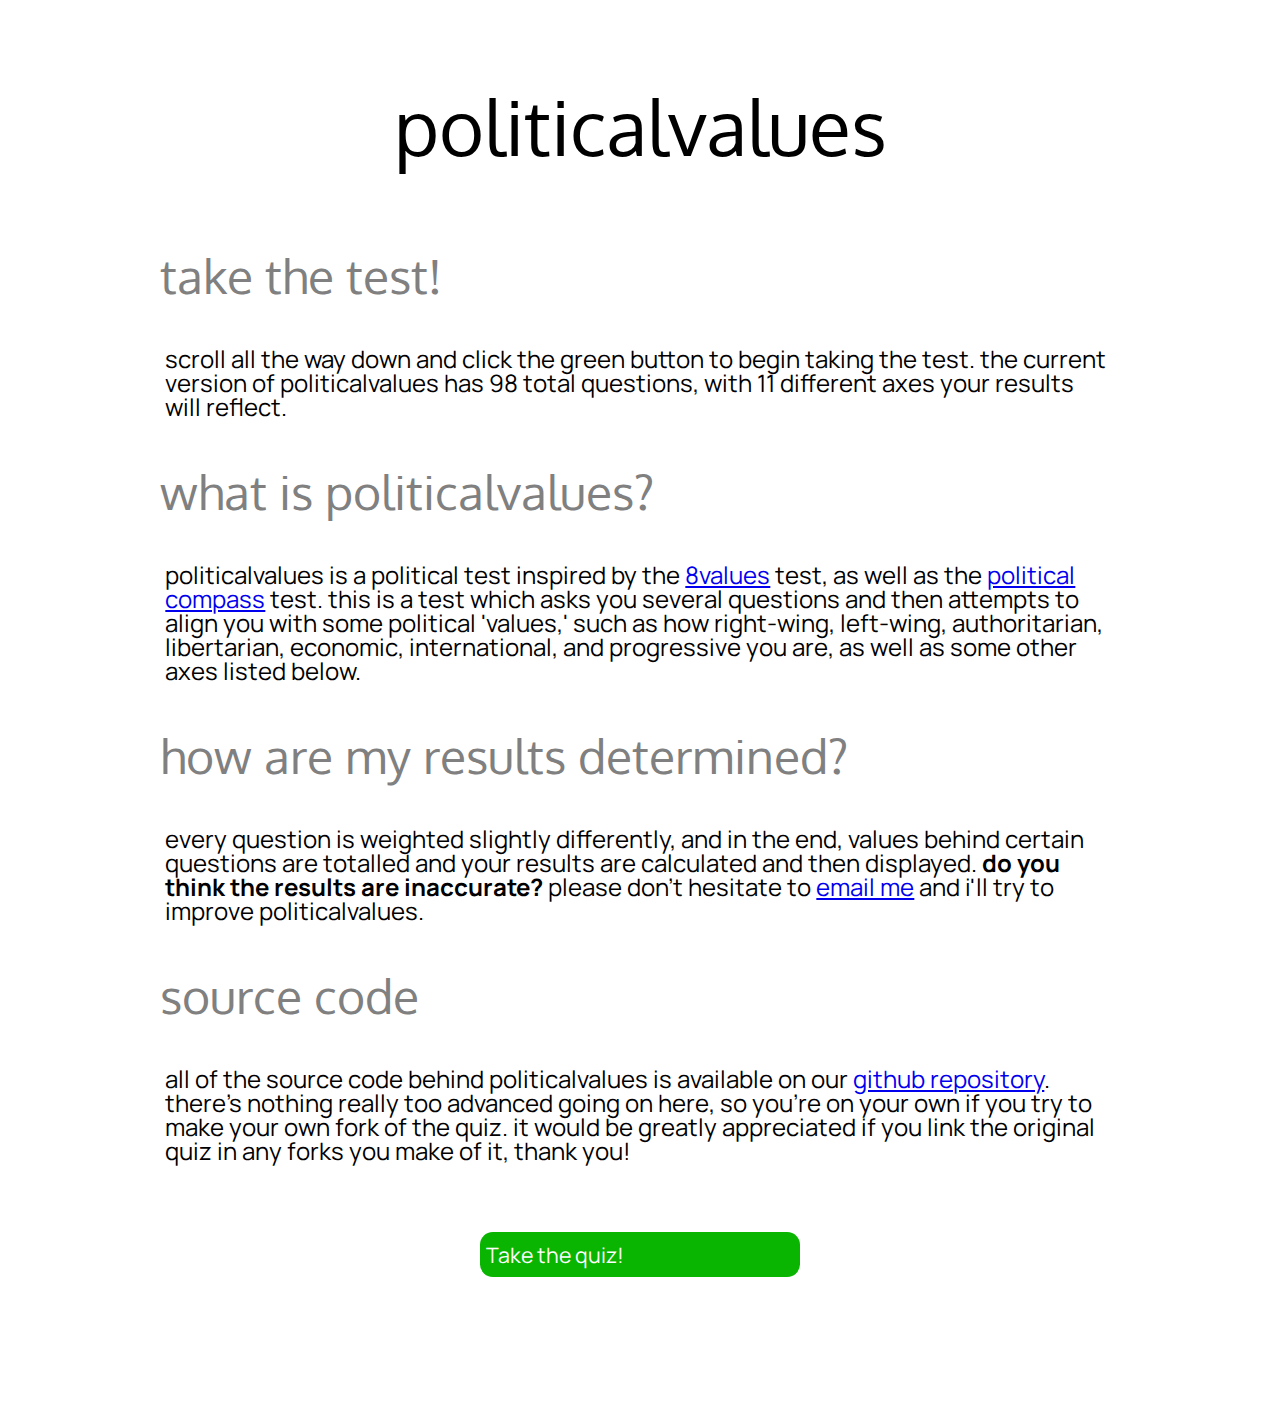
<file: index.html>
<!DOCTYPE html>
<html lang="en">
<head>
    <title>politicalvalues</title>
    <meta name="description" content="political values test by colin robertson">
    <meta name="keywords" content="politics, politicalvalues, values, political, values">
    <meta name="author" content="colin robertson">
    <meta name="viewport" content="width=device-width, initial-scale=1.0">
    <link href="css/style.css" rel="stylesheet">
</head>
<body>
<div class="container">
    <p class="title">politicalvalues</p>
    <div> <!-- Display Image Here --> </div>
    <p class="title sub">
        take the test!
    <p class="text">
        scroll all the way down and click the green button to begin taking the test. the current version of
        politicalvalues has
        98 total questions, with 11 different axes your results will reflect.
    </p>
    </p>
    <p class="title sub">
        what is politicalvalues?
    <p class="text">
        politicalvalues is a political test inspired by the <a href="https://8values.github.io/">8values</a> test,
        as well as the <a href="https://www.politicalcompass.org/">political compass</a> test. this is a test which asks
        you
        several questions and then attempts to align you with some political 'values,' such as how right-wing,
        left-wing,
        authoritarian, libertarian, economic, international, and progressive you are, as well as some other axes listed
        below.
    </p>
    </p>
    <p class="title sub">
        how are my results determined?
    <p class="text">
        every question is weighted slightly differently, and in the end, values behind certain questions are totalled
        and
        your results are calculated and then displayed. <b>do you think the results are inaccurate?</b> please don't
        hesitate
        to <a href="mailto:wobblyyyy@gmail.com">email me</a> and i'll try to improve politicalvalues.
    </p>
    </p>
    <p class="title sub">
        source code
    <p class="text">
        all of the source code behind politicalvalues is available on our <a
            href="https://github.com/politicalvalues/politicalvalues.github.io">github repository</a>. there's nothing
        really too advanced going on here,
        so you're on your own if you try to make your own fork of the quiz. it would be greatly appreciated if you link
        the original quiz
        in any forks you make of it, thank you!
    </p>
    </p>
</div>
<br class="alwaysdisplay">
<br class="alwaysdisplay">
<div class="buttoncontainer">
    <button class="button agree" onclick="window.location.href='questions.html'">Take the quiz!</button>
</div>
<br class="alwaysdisplay">
<br class="alwaysdisplay">
<br class="alwaysdisplay">
<br class="alwaysdisplay">
<br class="alwaysdisplay">
<br class="alwaysdisplay">
</body>
</html>
</file>
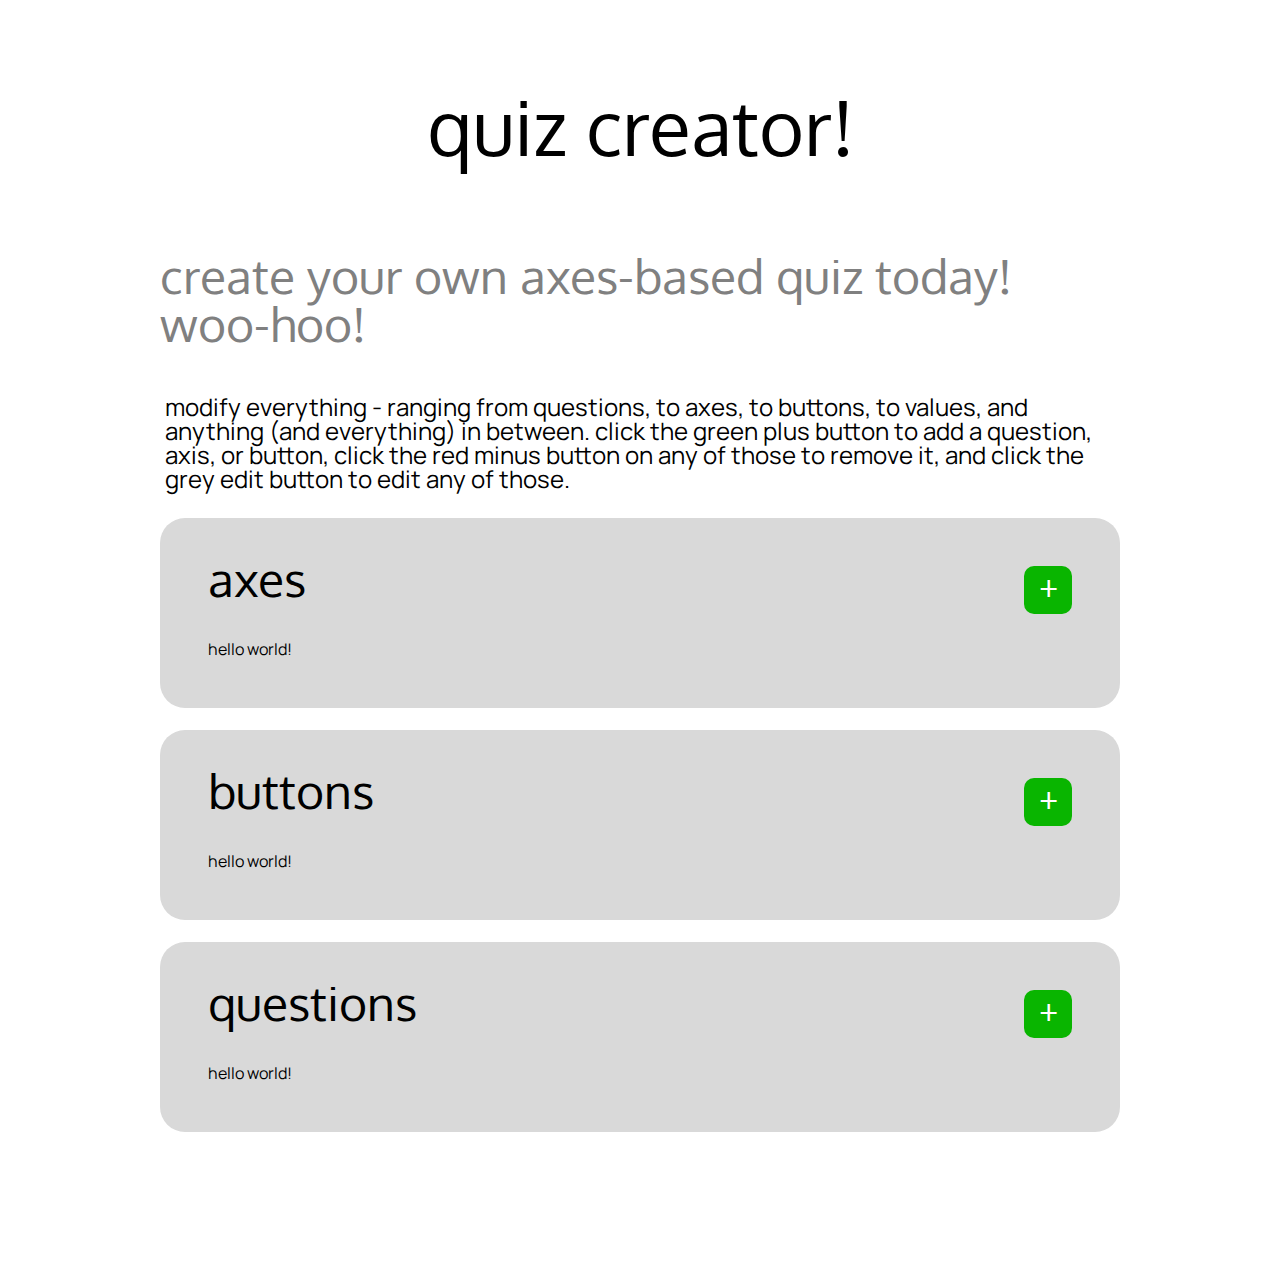
<file: creator.html>
<!DOCTYPE html>
<html lang="en">
<head>
    <meta charset="UTF-8">
    <title>Quiz Creator</title>
    <meta name="description" content="political values test by colin robertson">
    <meta name="keywords" content="politics, politicalvalues, values, political, values, quiz, creator">
    <meta name="author" content="colin robertson">
    <meta name="viewport" content="width=device-width, initial-scale=1.0">
    <link href="css/style.css" rel="stylesheet">
</head>
<body>
<div class="container">
    <p class="title">quiz creator!</p>
    <p class="sub title">create your own axes-based quiz today! woo-hoo!</p>
    <p class="text">
        modify everything - ranging from questions, to axes, to buttons, to values, and
        anything (and everything) in between. click the green plus button to add a question,
        axis, or button, click the red minus button on any of those to remove it, and click
        the grey edit button to edit any of those.
    </p>
    <br class="alwaysdisplay">
    <div class="mod_container">
        <div class="mod_title">axes<div class="plus_button">+</div></div>
        <div class="mod_sub_container">
            hello world!
        </div>
    </div>
    <br class="alwaysdisplay">
    <div class="mod_container">
        <div class="mod_title">buttons<div class="plus_button">+</div></div>
        <div class="mod_sub_container">
            hello world!
        </div>
    </div>
    <br class="alwaysdisplay">
    <div class="mod_container">
        <div class="mod_title">questions<div class="plus_button">+</div></div>
        <div class="mod_sub_container">
            hello world!
        </div>
    </div>
</div>
<br class="alwaysdisplay">
<br class="alwaysdisplay">
<br class="alwaysdisplay">
<br class="alwaysdisplay">
<br class="alwaysdisplay">
<br class="alwaysdisplay">
<script src="js/questionManager.js"></script>
<script src="js/fileHandler.js"></script>
</body>
</html>
</file>
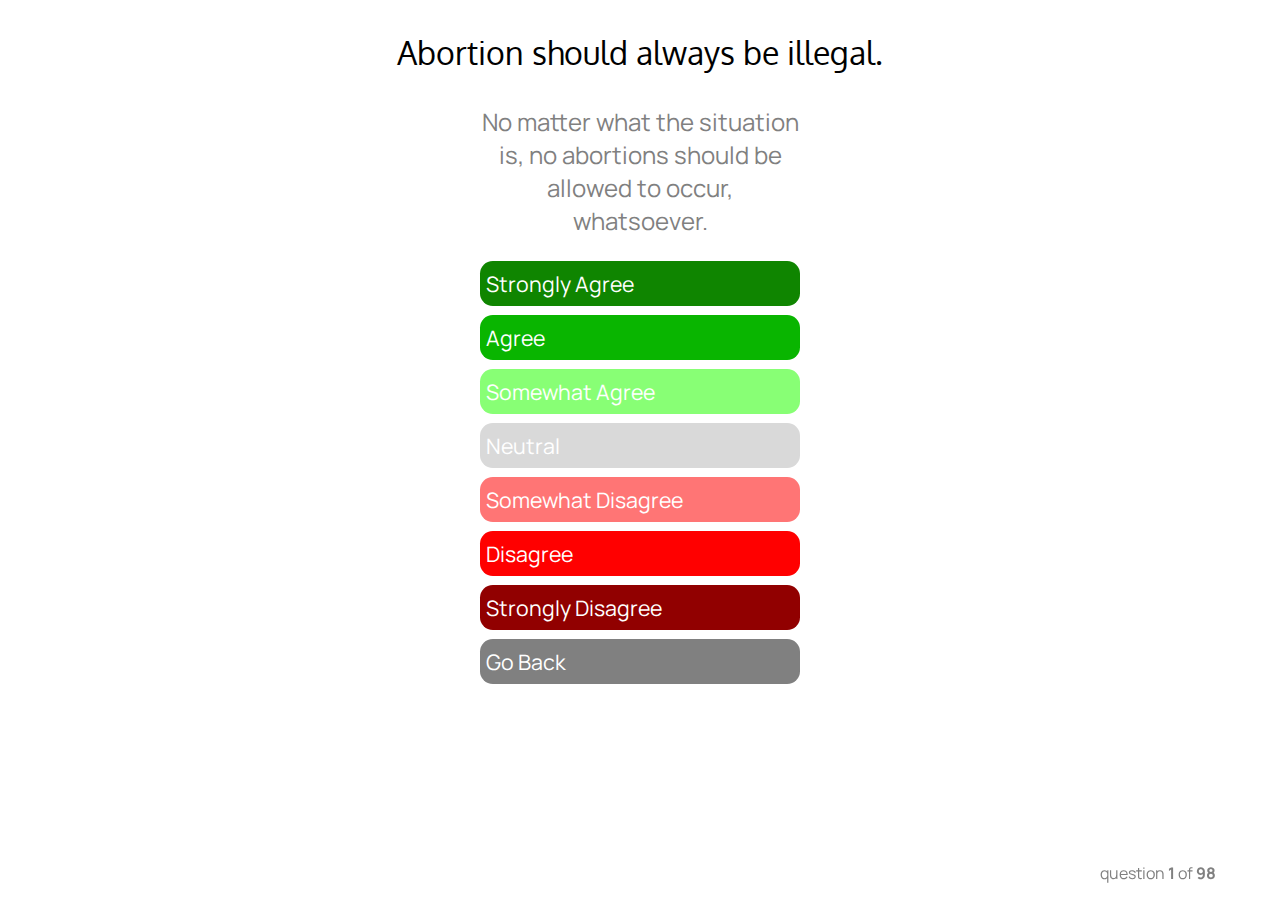
<file: questions.html>
<!DOCTYPE html>
<html>
    <head>
        <title>politicalvalues</title>
        <meta name="description" content="political values test by colin robertson">
        <meta name="keywords" content="politics, politicalvalues, values, political, values">
        <meta name="author" content="colin robertson">
        <meta name="viewport" content="width=device-width, initial-scale=1.0">
        <link href="css/style.css" rel="stylesheet">
    </head>
    <body>
        <div class="container">
            <script src="js/score.js"></script>
            <script src="js/questions.js"></script>
            <script src="js/options.js"></script>
            <script src="js/script.js"></script>
        </div>
    </body>
    <div class="footer">
        <p>question <b sv="qn">1</b> of <b sv="qt">1</b></p>
    </div>
</html>
</file>
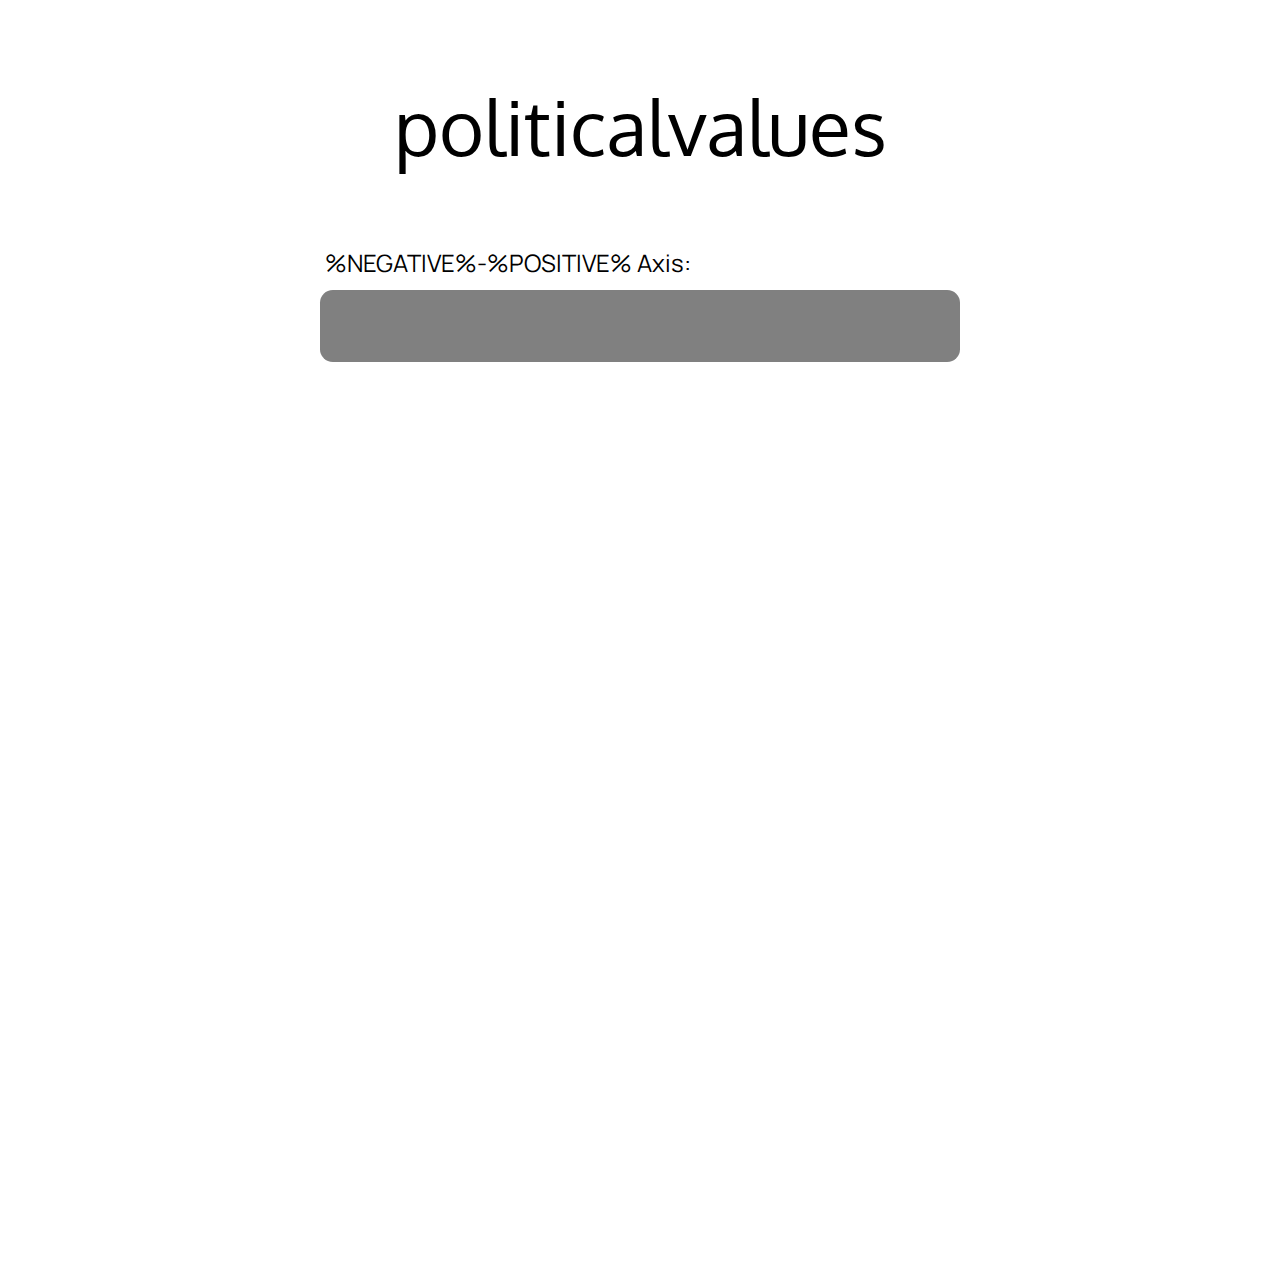
<file: results.html>
<!DOCTYPE html>
<html>
    <head>
        <title>politicalvalues</title>
        <meta name="description" content="political values test by colin robertson">
        <meta name="keywords" content="politics, politicalvalues, values, political, values">
        <meta name="author" content="colin robertson">
        <meta name="viewport" content="width=device-width, initial-scale=1.0">
        <link href="css/style.css" rel="stylesheet">
    </head>
    <body>
        <p class="title">politicalvalues</p>
        <div id="ncont" class="ncont"></div>
        <br class="alwaysdisplay">
        <br class="alwaysdisplay">
        <br class="alwaysdisplay">
        <br class="alwaysdisplay">
        <br class="alwaysdisplay">
        <br class="alwaysdisplay">
        <script src="js/score.js"></script>
        <script src="js/options.js"></script>
        <script src="js/results.js"></script>
    </body>
</html>
</file>
<file: css/style.css>
@import url('https://fonts.googleapis.com/css2?family=Manrope&family=Oxygen:wght@700&display=swap');

/*
font-family: 'Manrope', sans-serif;
font-family: 'Oxygen', sans-serif;
*/

body, html {
    font-family: 'Manrope', sans-serif;
    margin: 0;
    padding: 0;
}

.title {
    font-family: 'Oxygen', sans-serif;
    text-align: center;
    font-size: 10vw;
}

.title.sub {
    font-family: 'Oxygen', sans-serif;
    text-align: left;
    font-size: 36pt;
    color: gray;
    line-height: 36pt;
}

.text {
    font-family: 'Manrope', sans-serif;
    text-align: left;
    font-size: 18pt;
    line-height: 1;
    margin: 4pt;
}

.container {
    width: 75vw;
    margin-left: 12.5vw;
    padding: 0;
    margin-top: 0;
}

.question {
    font-family: 'Oxygen', sans-serif;
    text-align: center;
    font-size: 24pt;
}

.description {
    width: 25vw;
    margin-left: 37.5vw;
    font-family: 'Manrope', sans-serif;
    text-align: center;
    font-size: 18pt;
    color: gray;
}

.buttoncontainer {
    width: 25vw;
    margin-left: 37.5vw;
}

.button {
    width: 25vw;
    height: 5vh;
    font-family: 'Manrope', sans-serif;
    text-align: left;
    font-size: 16pt;
    color: white;
    outline: 0;
    border: 0;
    border-radius: 1vw;
    display: block;
    margin-top: 1vh;
}

.button.strongagree {
    background-color: #0f8500;
}

.button.agree {
    background-color: #09b500;
}

.button.somewhatagree {
    background-color: #88ff75;
}

.button.neutral {
    background-color: #d9d9d9;
}

.button.somewhatdisagree {
    background-color: #ff7575;
}

.button.disagree {
    background-color: #ff0000;
}

.button.strongdisagree {
    background-color: #910000;
}

.button.back {
    background-color: gray;
}

@media only screen and (max-width: 600px) {
    .buttoncontainer {
        margin-left: 1vw;;
    }

    .button {
        width: 98vw;
        height: 5vh;
        font-family: 'Manrope', sans-serif;
        text-align: left;
        font-size: 16pt;
        outline: 0;
        border: 0;
        color: white;
        border-radius: 1vw;
        display: block;
        margin-top: 1vh;
    }

    .description {
        margin: 0;
        width: 100vw;
    }

    .ncont {
        width: 94vw;
        height: 110vh;
        margin-left: 3vw;
    }

    body, html {
        width: 100vw;
        height: 100vh;
    }
}

@media only screen and (min-width: 600px) {
    .ncont {
        width: 50vw;
        margin-left: 25vw;
        height: 100vh;
    }

    br {
        display: none;
    }

    .title {
        font-size: 6vw;
    }
}

.alwaysdisplay {
    display: block !important;
}

.q_hiding {
    opacity: 0;
}

.q {
    transition: opacity 0.4s;
}

.q_hidden {
    display: none;
}

@keyframes showing {
    0% {
        opacity: 0;
    }
    100% {
        opacity: 1;
    }
}

.q_shown {
    display: block;
    animation: showing 0.4s ease;
}

.result_bar {
    width: 100%;
    height: 8vh;
    margin-top: 15px;
    background-color: grey;
    border-radius: 1vw;
    overflow: hidden;
}

.bar_left {
    float: left;
    height: 100%;
}

.bar_right {
    float: right;
    height: 100%;
}

.footer {
    position: fixed;
    left: 0;
    right: 5%;
    bottom: 0;
    width: 95%;
    color: gray;
    text-align: right;
}

.mod_container {
    width: 100%;
    background-color: #d9d9d9;
    border-radius: 25px;
    height: 10%;
}

.mod_title {
    font-family: 'Oxygen', sans-serif;
    text-align: left;
    font-size: 36pt;
    color: black;
    line-height: 18pt;
    padding: 5%;
}

.mod_sub_container {
    width: 90%;
    height: 90%;
    padding-left: 5%;
    padding-bottom: 5%;
}

.plus_button {
    width: 36pt;
    height: 36pt;
    font-size: 26pt;
    line-height: 30pt;
    background-color: #09b500;
    border-radius: 10px;
    color: white;
    text-align: center;
    float: right;
}

.minus_button {
    width: 36pt;
    height: 36pt;
    font-size: 26pt;
    line-height: 30pt;
    background-color: #ff0000;
    border-radius: 10px;
    color: white;
    text-align: center;
    float: right;
}
</file>
